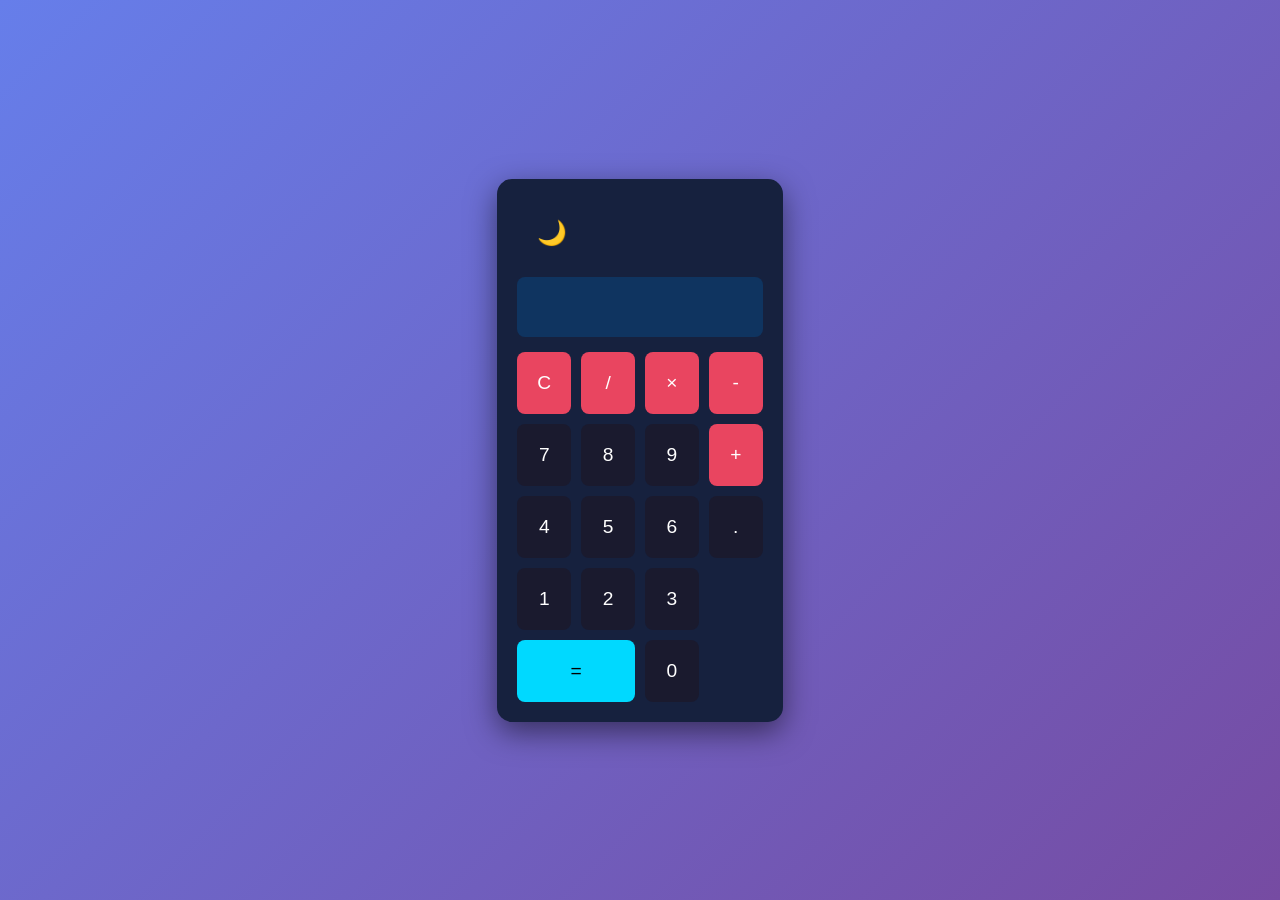
<file: index.html>
<!DOCTYPE html>
<html lang="en">
<head>
  <meta charset="UTF-8">
  <meta name="viewport" content="width=device-width, initial-scale=1.0">
  <title>Calculator</title>
  <link rel="stylesheet" href="style.css">
</head>
<body>
  <div class="calculator">
    <button class="dark-toggle" id="darkToggle" onclick="toggleDarkMode()">🌙</button>
    <div class="display" id="display"></div>
    <div class="buttons">
      <button class="clear" onclick="clearDisplay()">C</button>
      <button class="operator" onclick="append('/')">/</button>
      <button class="operator" onclick="append('*')">×</button>
      <button class="operator" onclick="append('-')">-</button>
      <button class="number" onclick="append('7')">7</button>
      <button class="number" onclick="append('8')">8</button>
      <button class="number" onclick="append('9')">9</button>
      <button class="operator" onclick="append('+')">+</button>
      <button class="number" onclick="append('4')">4</button>
      <button class="number" onclick="append('5')">5</button>
      <button class="number" onclick="append('6')">6</button>
      <button class="number" onclick="append('.')">.</button>
      <button class="number" onclick="append('1')">1</button>
      <button class="number" onclick="append('2')">2</button>
      <button class="number" onclick="append('3')">3</button>
      <button class="equals" onclick="calculate()">=</button>
      <button class="number" onclick="append('0')">0</button>
    </div>
  </div>

  <script src="script.js"></script>
</body>
</html>
</file>
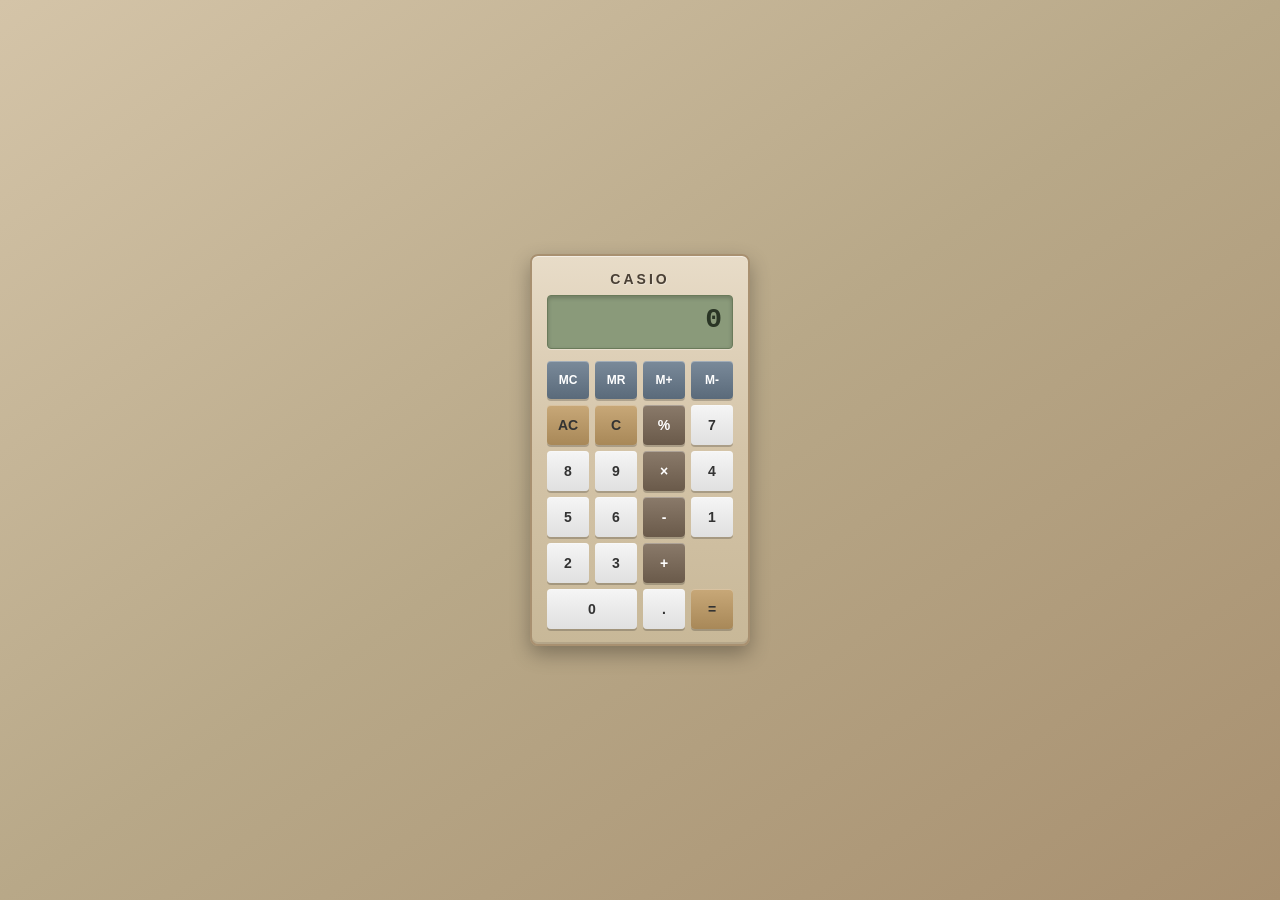
<file: casio-basic.html>
<!DOCTYPE html>
<html lang="en">
<head>
  <meta charset="UTF-8">
  <meta name="viewport" content="width=device-width, initial-scale=1.0">
  <title>Casio Basic Calculator</title>
  <link rel="stylesheet" href="casio-style.css">
</head>
<body>
  <div class="casio-calculator">
    <div class="brand">CASIO</div>
    <div class="display" id="display">
      <div class="display-text" id="displayText">0</div>
      <div class="memory-indicator" id="memoryIndicator"></div>
    </div>
    <div class="buttons">
      <button class="mem-btn" onclick="memoryClear()">MC</button>
      <button class="mem-btn" onclick="memoryRecall()">MR</button>
      <button class="mem-btn" onclick="memoryPlus()">M+</button>
      <button class="mem-btn" onclick="memoryMinus()">M-</button>
      <button class="clear" onclick="allClear()">AC</button>
      <button class="clear" onclick="clearEntry()">C</button>
      <button class="operator" onclick="append('%')">%</button>
      <button class="number" onclick="append('7')">7</button>
      <button class="number" onclick="append('8')">8</button>
      <button class="number" onclick="append('9')">9</button>
      <button class="operator" onclick="append('*')">×</button>
      <button class="number" onclick="append('4')">4</button>
      <button class="number" onclick="append('5')">5</button>
      <button class="number" onclick="append('6')">6</button>
      <button class="operator" onclick="append('-')">-</button>
      <button class="number" onclick="append('1')">1</button>
      <button class="number" onclick="append('2')">2</button>
      <button class="number" onclick="append('3')">3</button>
      <button class="operator" onclick="append('+')">+</button>
      <button class="number zero" onclick="append('0')">0</button>
      <button class="number" onclick="append('.')">.</button>
      <button class="equals" onclick="calculate()">=</button>
    </div>
  </div>

  <script src="casio.js"></script>
</body>
</html>
</file>
<file: style.css>
* {
  margin: 0;
  padding: 0;
  box-sizing: border-box;
}

body {
  min-height: 100vh;
  display: flex;
  justify-content: center;
  align-items: center;
  background: linear-gradient(135deg, #667eea 0%, #764ba2 100%);
  font-family: Arial, sans-serif;
}

.calculator {
  background: #16213e;
  padding: 20px;
  border-radius: 15px;
  box-shadow: 0 10px 30px rgba(0, 0, 0, 0.5);
}

.display {
  background: #0f3460;
  color: #fff;
  font-size: 2rem;
  text-align: right;
  padding: 15px;
  border-radius: 8px;
  margin-bottom: 15px;
  min-height: 60px;
  word-wrap: break-word;
}

.buttons {
  display: grid;
  grid-template-columns: repeat(4, 1fr);
  gap: 10px;
}

button {
  padding: 20px;
  font-size: 1.2rem;
  border: none;
  border-radius: 8px;
  cursor: pointer;
  transition: transform 0.1s, background 0.2s;
}

button:active {
  transform: scale(0.95);
}

.number {
  background: #1a1a2e;
  color: #fff;
}

.number:hover {
  background: #252550;
}

.operator {
  background: #e94560;
  color: #fff;
}

.operator:hover {
  background: #ff6b6b;
}

.equals {
  background: #00d9ff;
  color: #000;
  grid-column: span 2;
}

.equals:hover {
  background: #4de8ff;
}

.clear {
  background: #e94560;
  color: #fff;
}

.clear:hover {
  background: #ff6b6b;
}

.dark-toggle {
  background: transparent;
  border: none;
  font-size: 1.5rem;
  cursor: pointer;
  margin-bottom: 10px;
}

 body.dark {
  background: #000;
}

.calculator.dark {
  background: #333;
}

.calculator.dark .display {
  background: #222;
}

.calculator.dark .number {
  background: #444;
}

.calculator.dark .number:hover {
  background: #555;
}
</file>
<file: casio-style.css>
* {
  margin: 0;
  padding: 0;
  box-sizing: border-box;
}

body {
  min-height: 100vh;
  display: flex;
  justify-content: center;
  align-items: center;
  background: linear-gradient(145deg, #d4c4a8 0%, #b8a888 50%, #a89070 100%);
  font-family: 'Helvetica Neue', Arial, sans-serif;
}

.casio-calculator {
  background: linear-gradient(180deg, #e8dcc8 0%, #d4c4a8 50%, #c8b898 100%);
  padding: 15px;
  border-radius: 8px;
  box-shadow: 
    0 8px 20px rgba(0, 0, 0, 0.3),
    inset 0 1px 0 rgba(255, 255, 255, 0.5),
    inset 0 -2px 0 rgba(0, 0, 0, 0.1);
  width: 220px;
  border: 2px solid #a89070;
}

.brand {
  font-family: 'Stencil', 'Arial Black', sans-serif;
  font-size: 14px;
  font-weight: bold;
  color: #4a4035;
  text-align: center;
  margin-bottom: 8px;
  letter-spacing: 3px;
  text-shadow: 1px 1px 0 rgba(255, 255, 255, 0.3);
}

.display {
  background: #8a9a7a;
  border-radius: 4px;
  padding: 8px 10px;
  margin-bottom: 12px;
  box-shadow: 
    inset 0 2px 4px rgba(0, 0, 0, 0.2),
    0 1px 0 rgba(255, 255, 255, 0.3);
  position: relative;
  border: 1px solid #6a7a5a;
}

.display-text {
  font-family: 'Courier New', Courier, monospace;
  font-size: 28px;
  font-weight: bold;
  color: #2a3525;
  text-align: right;
  min-height: 36px;
  word-wrap: break-word;
  background: transparent;
}

.memory-indicator {
  position: absolute;
  top: 4px;
  left: 6px;
  font-family: 'Courier New', Courier, monospace;
  font-size: 10px;
  font-weight: bold;
  color: #2a3525;
  opacity: 0;
}

.memory-indicator.active {
  opacity: 1;
}

.buttons {
  display: grid;
  grid-template-columns: repeat(4, 1fr);
  gap: 6px;
}

button {
  padding: 12px 8px;
  font-size: 14px;
  font-weight: bold;
  border: none;
  border-radius: 4px;
  cursor: pointer;
  transition: transform 0.05s, box-shadow 0.05s;
  box-shadow: 
    0 2px 0 rgba(0, 0, 0, 0.2),
    inset 0 1px 0 rgba(255, 255, 255, 0.3);
  position: relative;
}

button:active {
  transform: translateY(1px);
  box-shadow: 
    0 1px 0 rgba(0, 0, 0, 0.2),
    inset 0 1px 0 rgba(255, 255, 255, 0.3);
}

.number {
  background: linear-gradient(180deg, #f5f5f5 0%, #e0e0e0 100%);
  color: #333;
}

.number:hover {
  background: linear-gradient(180deg, #ffffff 0%, #f0f0f0 100%);
}

.number.zero {
  grid-column: span 2;
}

.operator {
  background: linear-gradient(180deg, #8a7a6a 0%, #6a5a4a 100%);
  color: #fff;
}

.operator:hover {
  background: linear-gradient(180deg, #9a8a7a 0%, #7a6a5a 100%);
}

.equals {
  background: linear-gradient(180deg, #c8a878 0%, #a88858 100%);
  color: #333;
  grid-column: span 1;
}

.equals:hover {
  background: linear-gradient(180deg, #d8b888 0%, #b89868 100%);
}

.clear {
  background: linear-gradient(180deg, #c8a878 0%, #a88858 100%);
  color: #333;
}

.clear:hover {
  background: linear-gradient(180deg, #d8b888 0%, #b89868 100%);
}

.mem-btn {
  background: linear-gradient(180deg, #7a8a9a 0%, #5a6a7a 100%);
  color: #fff;
  font-size: 12px;
}

.mem-btn:hover {
  background: linear-gradient(180deg, #8a9aaa 0%, #6a7a8a 100%);
}

.mem-btn.active {
  background: linear-gradient(180deg, #4a5a6a 0%, #3a4a5a 100%);
}
</file>
